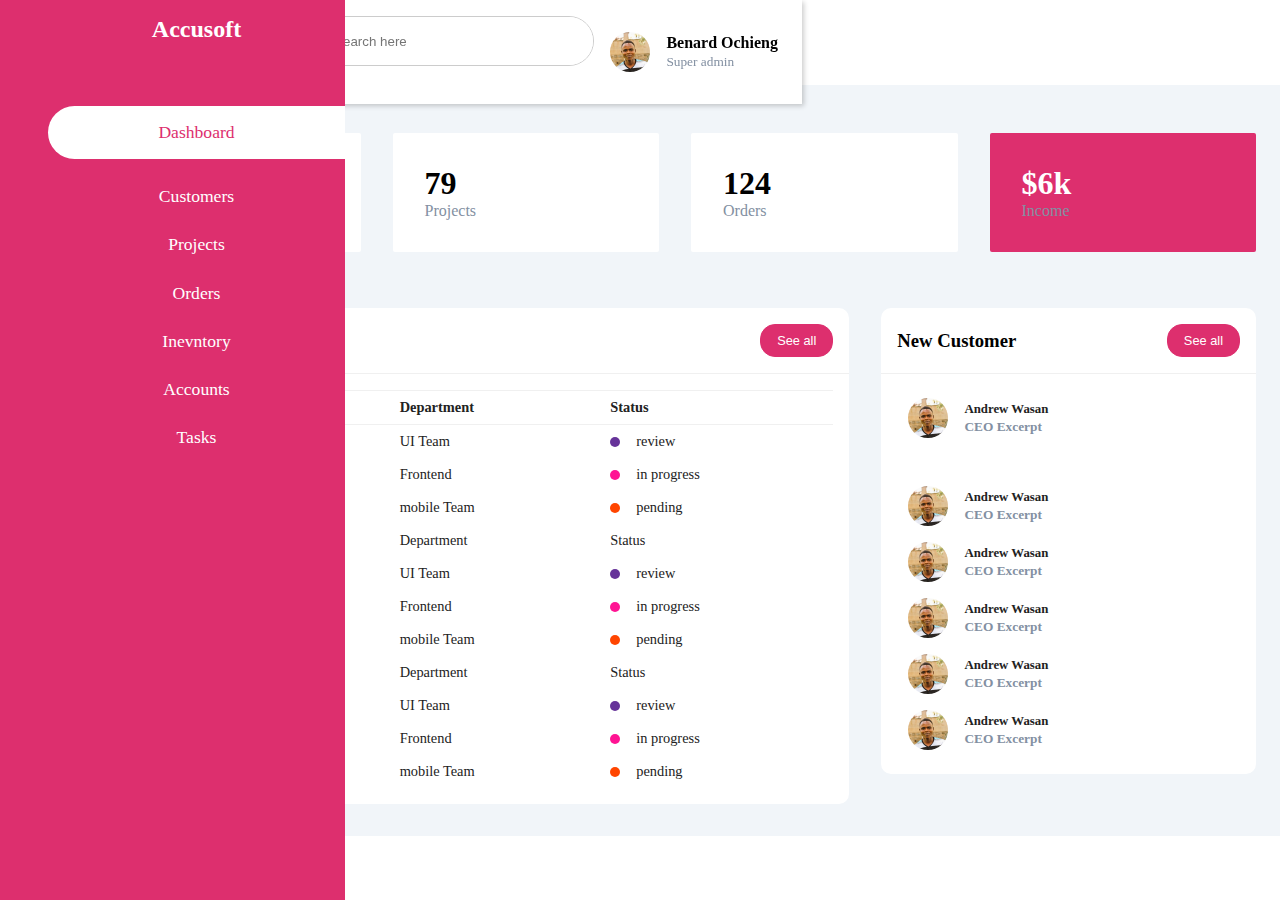
<file: Assiggnment/index.html>
<!DOCTYPE html>
<html lang="en">
<head>
    <meta charset="UTF-8">
    <meta name="viewport" content="width=device-width,initial-sale,maximum-scale=1">
    <title>Accusoft Admin</title>
    <link rel="stylesheet" href="https://maxst.icons8.com/vue-static/landings/line-awesome/line-awesome/1.3.0/css/line-awesome.min.css">
    <link rel="stylesheet" href="style.css">
</head>
<body>
    <input type="checkbox" id="nav-toggle">
    <div class="sidebar">
        <div class="sidebar-brand">
            <h2><span class="lab la-accusoft"></span><span>Accusoft</span></h2>
        </div>
        <div class="sidebar-menu">
            <ul>
                <li>
                    <a href="" class="active"><span class="las la-igloo"></span>
                    <span>Dashboard</span></a>
                </li>
                <li>
                    <a href=""><span class="las la-users"></span>
                    <span>Customers</span></a>
                </li>
                <li>
                    <a href=""><span class="las la-clipboard-list"></span>
                    <span>Projects</span></a>
                </li>
                <li>
                    <a href=""><span class="las la-shopping-bag"></span>
                    <span>Orders</span></a>
                </li>
                <li>
                    <a href=""><span class="las la-receipt"></span>
                    <span>Inevntory</span></a>
                </li>
                <li>
                    <a href=""><span class="las la-user-circle"></span>
                    <span>Accounts</span></a>
                </li>
                <li>
                    <a href=""><span class="las la-clipboard-list"></span>
                    <span>Tasks</span></a>
                </li>
            </ul>
        </div>
    </div>
    <div class="main-content">
        <header>
                <h2>
                    <label for="nav-toggle">
                        <span class="las la-bars"></span>
                    </label>
                    Dashboard
                </h2>
                <div class="search-wrapper">
                    <span class="las la-search"></span>
                    <input type="search" placeholder="search here"/>
                </div>
                <div class="user-wrapper">
                    <img src="Ben.jpg" width="40px" height="40px" alt="">
                    <div>
                        <h4>Benard Ochieng</h4>
                        <small>Super admin</small>
                </div>
            </div>
        </header>
        
        <main>

            <div class="cards">
                <div class="card-single">
                    <div>
                        <h1>54</h1>
                        <span>Customers</span>
                    </div>
                    <div>
                        <span class="la la-users"></span>
                    </div>
                </div>
                    <div class="card-single">
                        <div>
                            <h1>79</h1>
                            <span>Projects</span>
                        </div>
                        <div>
                            <span class="la la-clipboard-list"></span>
                        </div>
                </div>
                <div class="card-single">
                    <div>
                        <h1>124</h1>
                        <span>Orders</span>
                    </div>
                    <div>
                        <span class="la la-shopping-bag"></span>
                    </div>
                </div>
                <div class="card-single">
                    <div>
                        <h1>$6k</h1>
                        <span>Income</span>
                    </div>
                    <div>
                        <span class="lab la-google-wallet"></span>
                    </div>
                </div>
            </div>
            <div class="recent-grid">
            <div class="projects">
                <div class="card">
                    <div class="card-header">
                        <h3>Recent Projects</h3>
                        <button>See all<span class="las la-arrow-right">
                        </span></button>

                    </div>
                    <div class="card-body">
                        <div class="table-responsive">
                            <table width= "100%">
                                <thead>
                                    <tr>
                                        <td>Project Title</td>
                                        <td>Department</td>
                                        <td>Status</td>
                                    </tr>
                                </thead>
                                <tbody>
                                    <tr>
                                        <td>UI/UX Design</td>
                                        <td>UI Team</td>
                                        <td><span class="status purple"></span>
                                        review
                                        </td>
                                    </tr>
                                    <tr>
                                        <td>Web Development</td>
                                        <td>Frontend</td>
                                        <td><span class="status pink"></span>
                                        in progress
                                        </td>
                                    </tr>
                                    <tr>
                                        <td>Ushop app</td>
                                        <td>mobile Team</td>
                                        <td><span class="status orange"></span>
                                        pending
                                        </td>
                                    </tr>
                                    <tr>
                                        <td>Project Title</td>
                                        <td>Department</td>
                                        <td>Status</td>
                                    </tr>
                                </thead>
                                <tbody>
                                    <tr>
                                        <td>UI/UX Design</td>
                                        <td>UI Team</td>
                                        <td><span class="status purple"></span>
                                        review
                                        </td>
                                    </tr>
                                    <tr>
                                        <td>Web Development</td>
                                        <td>Frontend</td>
                                        <td><span class="status pink"></span>
                                        in progress
                                        </td>
                                    </tr>
                                    <tr>
                                        <td>Ushop app</td>
                                        <td>mobile Team</td>
                                        <td><span class="status orange"></span>
                                        pending
                                        </td>
                                    </tr>
                                    <tr>
                                        <td>Project Title</td>
                                        <td>Department</td>
                                        <td>Status</td>
                                    </tr>
                                </thead>
                                <tbody>
                                    <tr>
                                        <td>UI/UX Design</td>
                                        <td>UI Team</td>
                                        <td><span class="status purple"></span>
                                        review
                                        </td>
                                    </tr>
                                    <tr>
                                        <td>Web Development</td>
                                        <td>Frontend</td>
                                        <td><span class="status pink"></span>
                                        in progress
                                        </td>
                                    </tr>
                                    <tr>
                                        <td>Ushop app</td>
                                        <td>mobile Team</td>
                                        <td><span class="status orange"></span>
                                        pending
                                        </td>
                                    </tr>
                                </tbody>
    
                            </table>
                        </div>
                    </div>
                </div>
            </div>  
            
            <div class="customers">
                <div class="card">
                <div class="card-header">
                    <h3>New Customer</h3>
                    <button>See all<span class="las la-arrow-right">
                    </span></button>

                </div>
                <div class="card-body">
                    <div class="customer">
                        <div class="info">
                            <img src="Ben.jpg" width="40px" height="40px" alt="">
                            <div>
                                <h4>Andrew Wasan</h4>
                                <small>CEO Excerpt</small>
                            </div> 
                        </div>
                        <div class="contact" >  
                            <span class="las la-user-circle"></span>
                            <span class="las la-user-comment"></span>
                            <span class="las la-user-phone"></span>
                        </div>
                    </div> 
                </div>
                <div class="card-body">
                    <!--customer 1-->
                  <div class="customer">
                <div class="info">
                    <img src="Ben.jpg" width="40px" height="40px" alt="">
                    <div>
                    <h4>Andrew Wasan</h4>
                    <small>CEO Excerpt</small>
                </div>
            </div>
            <span class="las la-user-circle"></span>
            <span class="las la-user-comment"></span>
            <span class="las la-user-phone"></span>
        </div> 
        <!--Customer 1-->

        <div class="customer">
            <div class="info">
                <img src="Ben.jpg" width="40px" height="40px" alt="">
                <div>
                <h4>Andrew Wasan</h4>
                <small>CEO Excerpt</small>
            </div>
        </div>
        <span class="las la-user-circle"></span>
        <span class="las la-user-comment"></span>
        <span class="las la-user-phone"></span>
    </div> 
    <div class="customer">
        <div class="info">
            <img src="Ben.jpg" width="40px" height="40px" alt="">
            <div>
            <h4>Andrew Wasan</h4>
            <small>CEO Excerpt</small>
        </div>
    </div>
    <div>
    <span class="las la-user-circle"></span>
    <span class="las la-user-comment"></span>
    <span class="las la-user-phone"></span>
    </div>
   </div> 
<div class="customer">
    <div class="info">
        <img src="Ben.jpg" width="40px" height="40px" alt="">
        <div>
        <h4>Andrew Wasan</h4>
        <small>CEO Excerpt</small>
    </div>
</div>
<span class="las la-user-circle"></span>
<span class="las la-user-comment"></span>
<span class="las la-user-phone"></span>
</div> 
<div class="customer">
    <div class="info">
        <img src="Ben.jpg" width="40px" height="40px" alt="">
        <div>
        <h4>Andrew Wasan</h4>
        <small>CEO Excerpt</small>
    </div>
</div>
<span class="las la-user-circle"></span>
<span class="las la-user-comment"></span>
<span class="las la-user-phone"></span>
</div> 
    
            </div>
            </body>
        </main>
    </div>
</body>
</html>
</file>
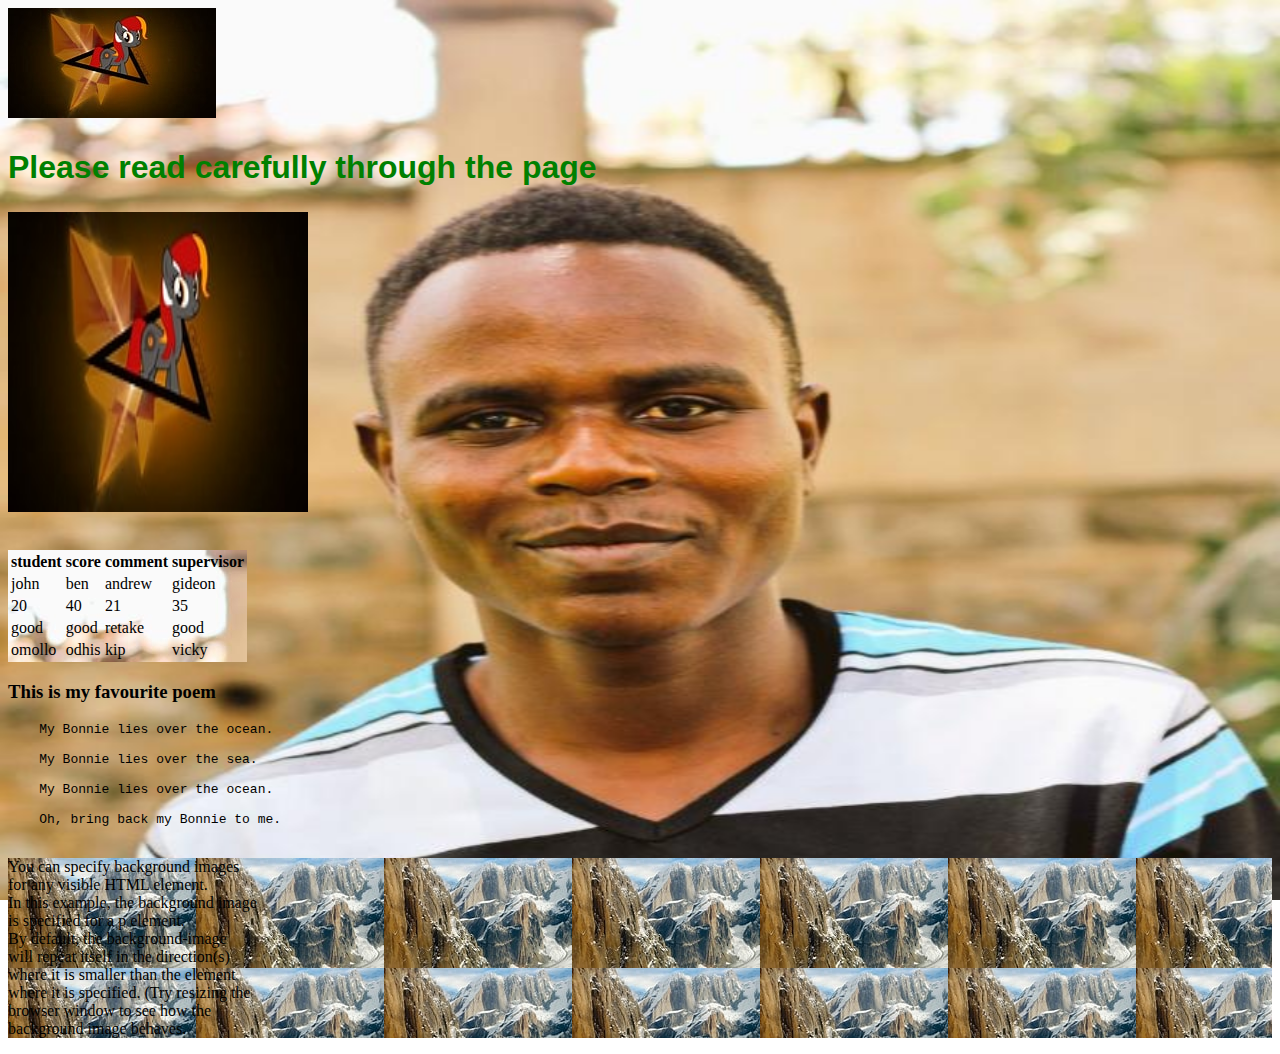
<file: revi/class.html>
<!DOCTYPE html>
<html lang="en">
<head>
    <meta charset="UTF-8">
    <meta http-equiv="X-UA-Compatible" content="IE=edge">
    <meta name="viewport" content="width=device-width, initial-scale=1.0">
    <title>This is a personal work</title>
    <link rel="stylesheet" href="style2.css"
</head>
<body>
    <style>
        body{
            background-image: url("Ben.jpg");
            background-repeat: no-repeat;
            background-attachment: fixed;
            background-size: 100% 100%;
        }
    </style>
    <picture>
        <source media="(min-width: 650px)" srcset="bag2.jpg">
        <source media="(min-width: 465px)" srcset="Ben.jpg">
        <img src="bag.jpg">
      </picture>
    <h2>Please read carefully through the page</h2>
    <img src="bag2.jpg" width="300" height="300">
    <hr>
    <br>
    <table padding="8"> 
        <tr>
            <th>student</th>
            <th>score</th>
            <th>comment</th>
            <th>supervisor</th>
        </tr>
        <tr>
            <td>john</td>
            <td>ben</td>
            <td>andrew</td>
            <td>gideon</td>
        </tr>
        <tr>
            
            <td>20</td>
            <td>40</td>
            <td>21</td>
            <td>35</td>
        </tr>
        <tr>
           
            <td>good</td>
            <td>good</td>
            <td>retake</td>
            <td>good</td>
        </tr>
        <tr>
            <td>omollo</td>
            <td>odhis</td>
            <td>kip</td>
            <td>vicky</td>
        </tr>
    </table>
    <h3>This is my favourite poem</h3>
<pre>
    My Bonnie lies over the ocean.
  
    My Bonnie lies over the sea.
  
    My Bonnie lies over the ocean.
  
    Oh, bring back my Bonnie to me.
  </pre>
  <p style="background-image: url('bag.jpg');">
    You can specify background images<br>
    for any visible HTML element.<br>
    In this example, the background image<br>
    is specified for a p element.<br>
    By default, the background-image<br>
    will repeat itself in the direction(s)<br>
    where it is smaller than the element<br>
    where it is specified. (Try resizing the<br>
    browser window to see how the<br>
    background image behaves.
    </p>

    
</body>
</html>
</file>
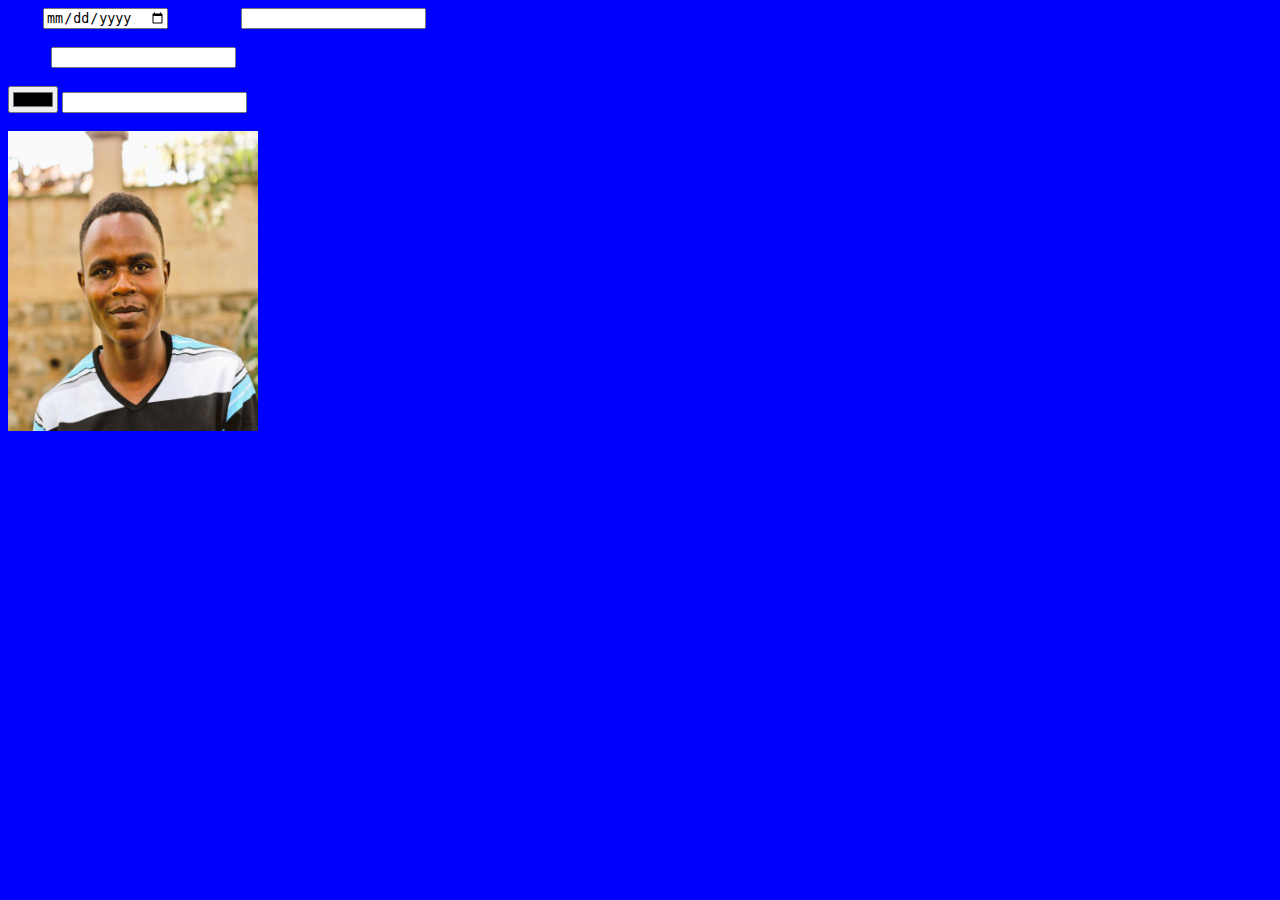
<file: revi/revise.html>
<!DOCTYPE html>
<html lang="en">
<head>
    <meta charset="UTF-8">
    <meta http-equiv="X-UA-Compatible" content="IE=edge">
    <meta name="viewport" content="width=device-width, initial-scale=1.0">
    <title>Document</title>
    <link rel="stylesheet" href="style.css"
</head>
<body>
    <form>
        date:
        <input type="date">
        
        password:
        <input type="password">
        <br><br>
        name:
        <input type="text" >
        <br><br>
        <input type="color" id="send" oninput="result.value=send.value">
        <input type="text" id="result">
        <br><br>
        <img src="Ben.jpg" height="300" width="250" alt="" >
    </form>
    
</body>
</html>
</file>
<file: Assiggnment/style.css>
@import url('https://fonts.googleapis.com/css2?family=poppins:wght@300,400,500,600$display=swap');

:root{
    --main-color:#DD2F6E;
    --color-dark:#1D2231;
    --text-grey:#8390A2;
    
}
*{
    padding: 0;
    margin: 0;
    box-sizing: border-box;
    list-style-type: none;
    text-decoration: none;
    font-family: 'poppins' sans-serif;

}

.sidebar{
    width: 345px;
    position: fixed;
    left: 0;
    top: 0;
    height: 100%;
    background: var(--main-color);
    z-index: 100;
    transition: width 300ms;
}

.sidebar-brand{
    height: 90px;
    padding: 1rem 0rem 1rem 2rem;
    color: #fff;
}

.sidebar-brand span{
    display: inline-block;
    padding-right: 1rem;
}
.sidebar-menu{
    margin-top: 1rem;
}

.sidebar-menu li{
    width: 100%;
    margin-bottom: 1.7rem;
    padding-left: 1rem;
}
.sidebar-menu a{
    padding-left: 1rem;
    display: block;
    color: #fff;
    font-size: 1.1rem;
}
.sidebar-menu a.active{
    background: #fff;
    padding-top: 1rem;
    padding-bottom: 1rem;
    color: var(--main-color);
    border-radius: 30px 0px 0px 30px;
}
.sidebar-menu a span:first-child{
    font-size: 1,5rem;
    padding-right: 1rem;

}
#nav-toggle:checked + .sidebar{
    width: 70px;
}


#nav-toggle:checked + .sidebar .sidebar-brand ,
#nav-toggle:checked + .sidebar li{
    padding-left: 1rem;
    text-align: center;
}
#nav-toggle:checked + .sidebar li a{
    padding-left: 0rem;
}

#nav-toggle:checked + .sidebar li a span{
    padding-right: 1rem;
}

#nav-toggle:checked + .sidebar .sidebar-brand h2 span:last-child,
#nav-toggle:checked + .sidebar li a span:last-child{
    display: none;
}

#nav-toggle:checked ~ .main-content{
    margin-left: 70px;
}

#nav-toggle:checked ~ .main-content header{
    width: calc(100%-70px);
}



.main-content{
    transition:margin-left 300ms;
    margin-left: 345px;
}
header{
    background: #fff;
    display: flex;
    justify-content: space-between;
    padding: 1rem 1.5rem;
    box-shadow: 2px 2px 5px rgba(0, 0,0, 0.2);
    position:fixed;
    left: 345px;
    width: calc(100%-345px);
    top: 0;
    z-index: 100;
    transition: width 300ms;
}
#nav-toggle{
    display: none;
}

header h2{
    color: #222;
}

header label span{
    font-size: 1.7rem;
    padding-right: 1rem;
}

.search-wrapper{
    border: 1px solid #ccc;
    border-radius: 30px;
    height: 50px;
    display: flex;
    align-items: center;
    overflow-x:hidden;
}

.search-wrapper span{
    display: inline-block;
    padding: 0rem 1rem;
    font-size: 1.6rem;
}
.search-wrapper input{
    height: 100%;
    padding: 5rem;
    border: none;
    outline: none;

}

.user-wrapper{
    display: flex;
    align-items: center;
}

.user-wrapper img{
    border-radius: 50%;
    margin: 1rem;

}
.user-wrapper small{
    display: inline-block;
    color: var(--text-grey);
  
}
main{
    margin-top: 85px;
    padding:2rem 1.5rem;
    background: #f1f5f9;
    min-height: calc(100vh-90px);
}

.cards{
    display: grid;
    grid-template-columns: repeat(4, 1fr);
    grid-gap:2rem;
    margin-top: 1rem;
}
.card-single{
    display: flex;
    justify-content: space-between;
    background: #fff;
    padding: 2rem;
    border-radius: 2px;
}
.card-single div:last-child span{
    font-size: 3rem;
    color: var(--main-color);
}
.card-single div:first-child span{
    color: var(--text-grey);
}
.card-single:last-child{
background: var(--main-color);
}
.card-single:last-child h1,
.card-single:last-child div:last-child span
.card-single:last-child div:first-child span{
    color:#fff
}
.recent-grid{
    margin-top: 3.5rem;
    display: grid ;
    grid-gap:2rem;
    grid-template-columns: 65% auto;
}
.card{
    background: #fff;
    border-radius: 10px;
}
.card-header,
.card-body{
    padding: 1rem;
}

.card-header{
    display: flex;
    justify-content: space-between;
    align-items: center;
    border-bottom: 1px solid #f0f0f0;
}

.card-header button{
    background: var(--main-color);
    border-radius: 15px;
    color: #fff;
    font-size: .8rem;
    padding: .5rem 1rem;
    border: 1px solid var(--main-color);
}

table{
    border-collapse: collapse;
}

thead tr{
    border-top: 1px solid #f0f0f0;
    border-bottom: 1px solid #f0f0f0;
}
thead td{
    font-weight: 700;
}
td{
    padding: .5rem 1rem;
    font-size: .9rem;
    color: #222;
}
tr td:last-child{
    display: flex;
    align-items: center;
}
td .status{
    display: inline-block;
    height: 10px;
    width: 10px;
    border-radius: 50%;
    margin-right: 1rem;
}
.status.purple{
    background: rebeccapurple;
}
.status.pink{
    background: deeppink;
}
.status.orange{
    background: orangered;
}
.table-responsive{
    width: 100%;
    overflow-x: auto;
}

.customer{
    display: flex;
    justify-content: space-between;
    align-items: center;
    padding: .5rem .7rem;
}
.info{
    display: flex;
    align-items: center;
}
.info img{
    border-radius: 50%;
    margin-right: 1rem;
}
.info h4{
    font-size: .8rem;
    font-weight: 700;
    color: #222;
}
.info small{
    font-weight: 600;
    color: var(--text-grey);
}
.contact span{
    font-size: 1.2rem;
    display: inline-block;
    margin-left: .5rem;
    color: var(--main-color);
}

@media only sreen and (max-width: 1200px){
    .sidebar{
        width: 70px;
    }
    }
    
   .sidebar .sidebar-brand ,
    .sidebar li{
        padding-left: 1rem;
        text-align: center;
    }
    .sidebar li a{
        padding-left: 0rem;
    }
    
    .sidebar li a span{
        padding-right: 1rem;
    }
    
   .sidebar .sidebar-brand h2 span:last-child,
    .sidebar li a span:last-child{
        display: none;
    }
    
    .main-content{
        margin-left: 70px;
    }
    
    .main-content header{
        width: calc(100%-70px);
        left: 70px;
    }
    .sidebar:hover{
        width: 345px;
        z-index: 200;
    }
    
    
   .sidebar:hover.sidebar-brand ,
    .sidebar:hover{
        padding-left: 2rem;
        text-align: left;
    }
    .sidebar:hover a{
        padding-left: 0rem;
    }
    
    .sidebar:hover li a span{
        padding-right: 1rem;
    }
    
   .sidebar:hover .sidebar-brand h2 span:last-child,
    .sidebar:hover li a span:last-child{
        display: inline;
    }
    


@media only screen and (max-width: 768px){
    .cards{
        grid-template-columns: repeat(2 1fr);
    }
    .recent-grid{
        grid-template-columns: 60% 40%;
    }
    .search-wrapper{
        display: none;
    }
    .sidebar{
        left: -100 !important;
    }

header h2{
    display: flex;
    align-items: center;
}

    header h2{
        display: inline-block;
        text-align: center;
        background: var(--main-color);
        padding-right: 0rem;
        margin-right: 1rem;
        height: 40px;
        width: 40px;
        border-radius: 50%;
        color: #fff;
        display: flex;
        align-items: center;
        justify-items: center !important;
    }
    header h2 span {
        text-align: center;
       padding-right: 0rem;
    }
header h2{
    font-size: 1.1rem;
}

.main-content{
    width: 100%;
    margin-left: 0rem;
}
header{
    width: 100% !important;
    left: 0 !important;
}
#nav-toggle:checked + .sidebar{
    left: 0 !important;
    z-index: 100;
    width: 345px;



}
}
@media only screen and (max-width: 768px){
    .cards{
        grid-template-columns: 100%;
    }
}
</file>
<file: revi/style2.css>
*{
    border: aqua;
  
}
body{
    text-underline-position: below;
   
}

table{
    border: rgb(20, 165, 20);
    background-color: ivory;
    background-image: url(Ben.jpg);
    background-image: cross-fade();

}
h2{
    font-family: Arial, Helvetica, sans-serif;
    font-size: 2rem;
    color: rgb(0, 128, 0);
}
</file>
<file: revi/style.css>
body{
    color: blue;
    background-color: blue;

}
img{
    align-items: center;
 align-content: center;
}
</file>
